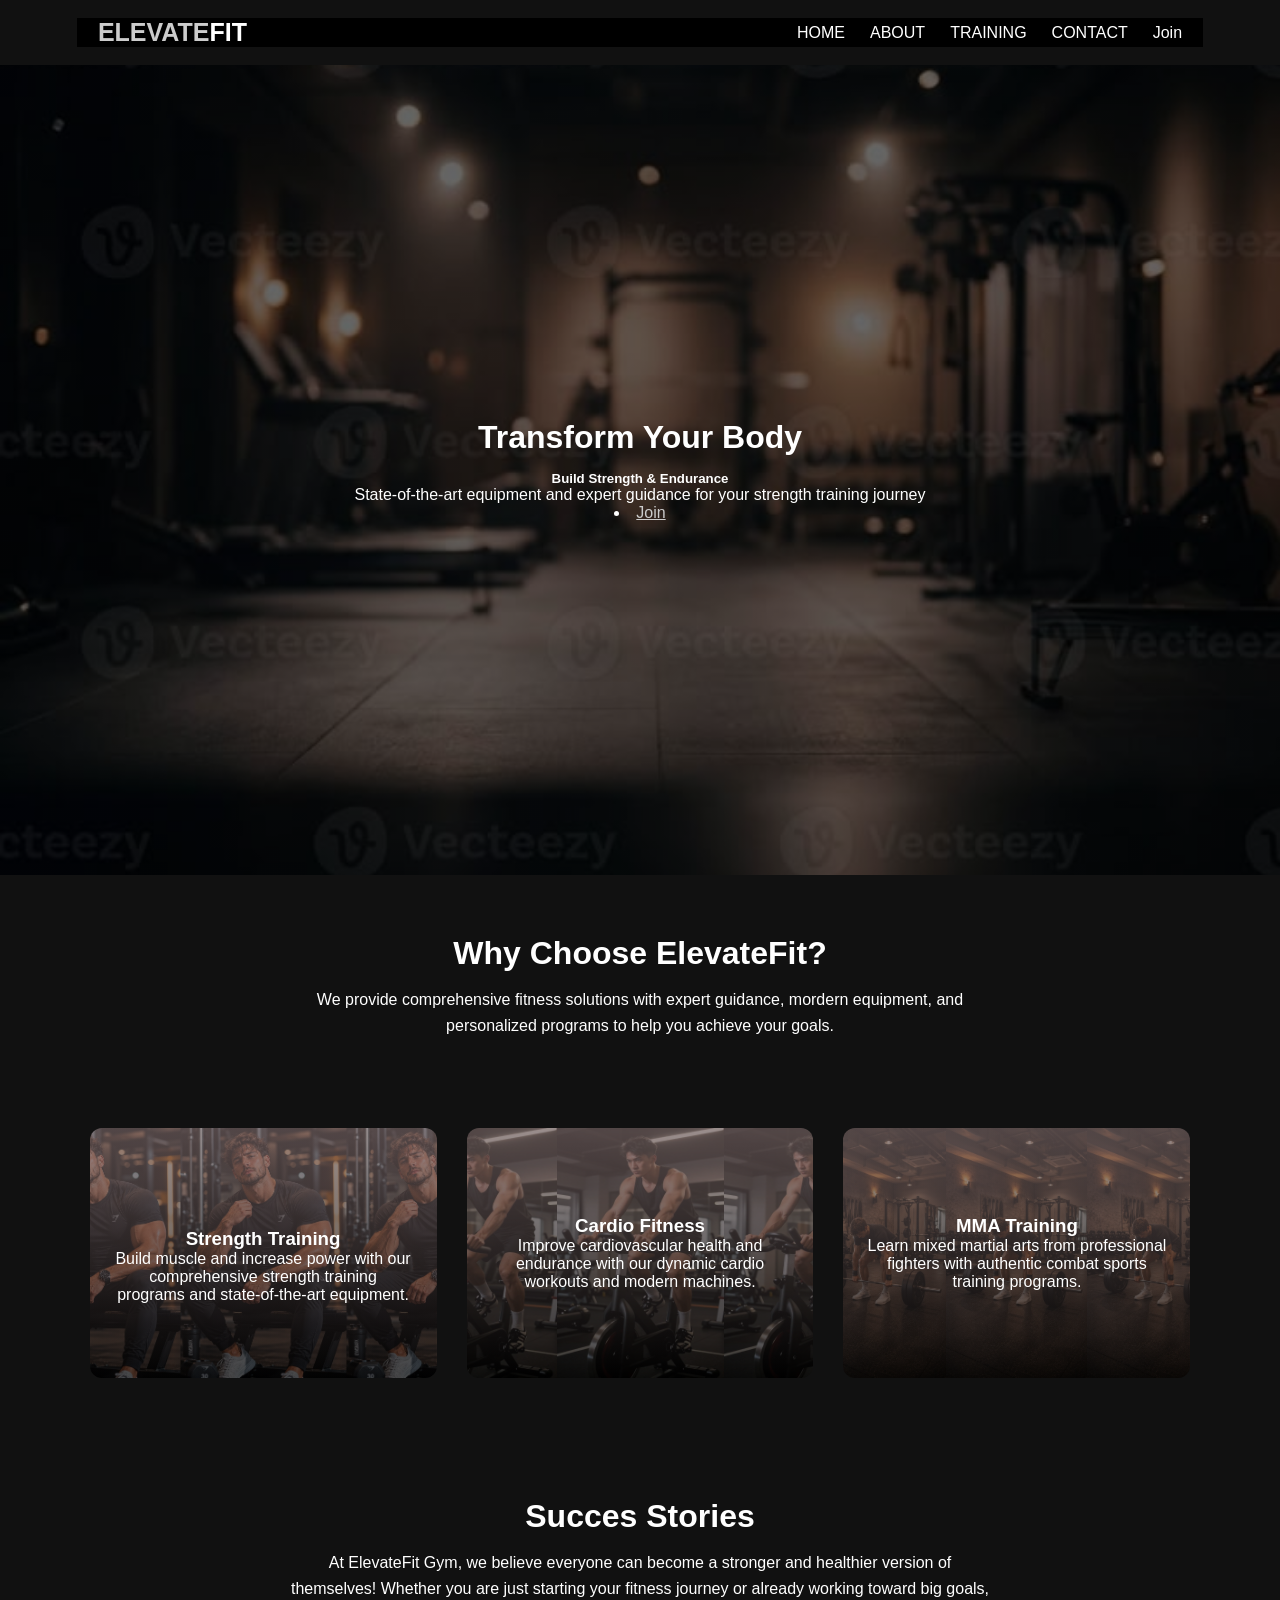
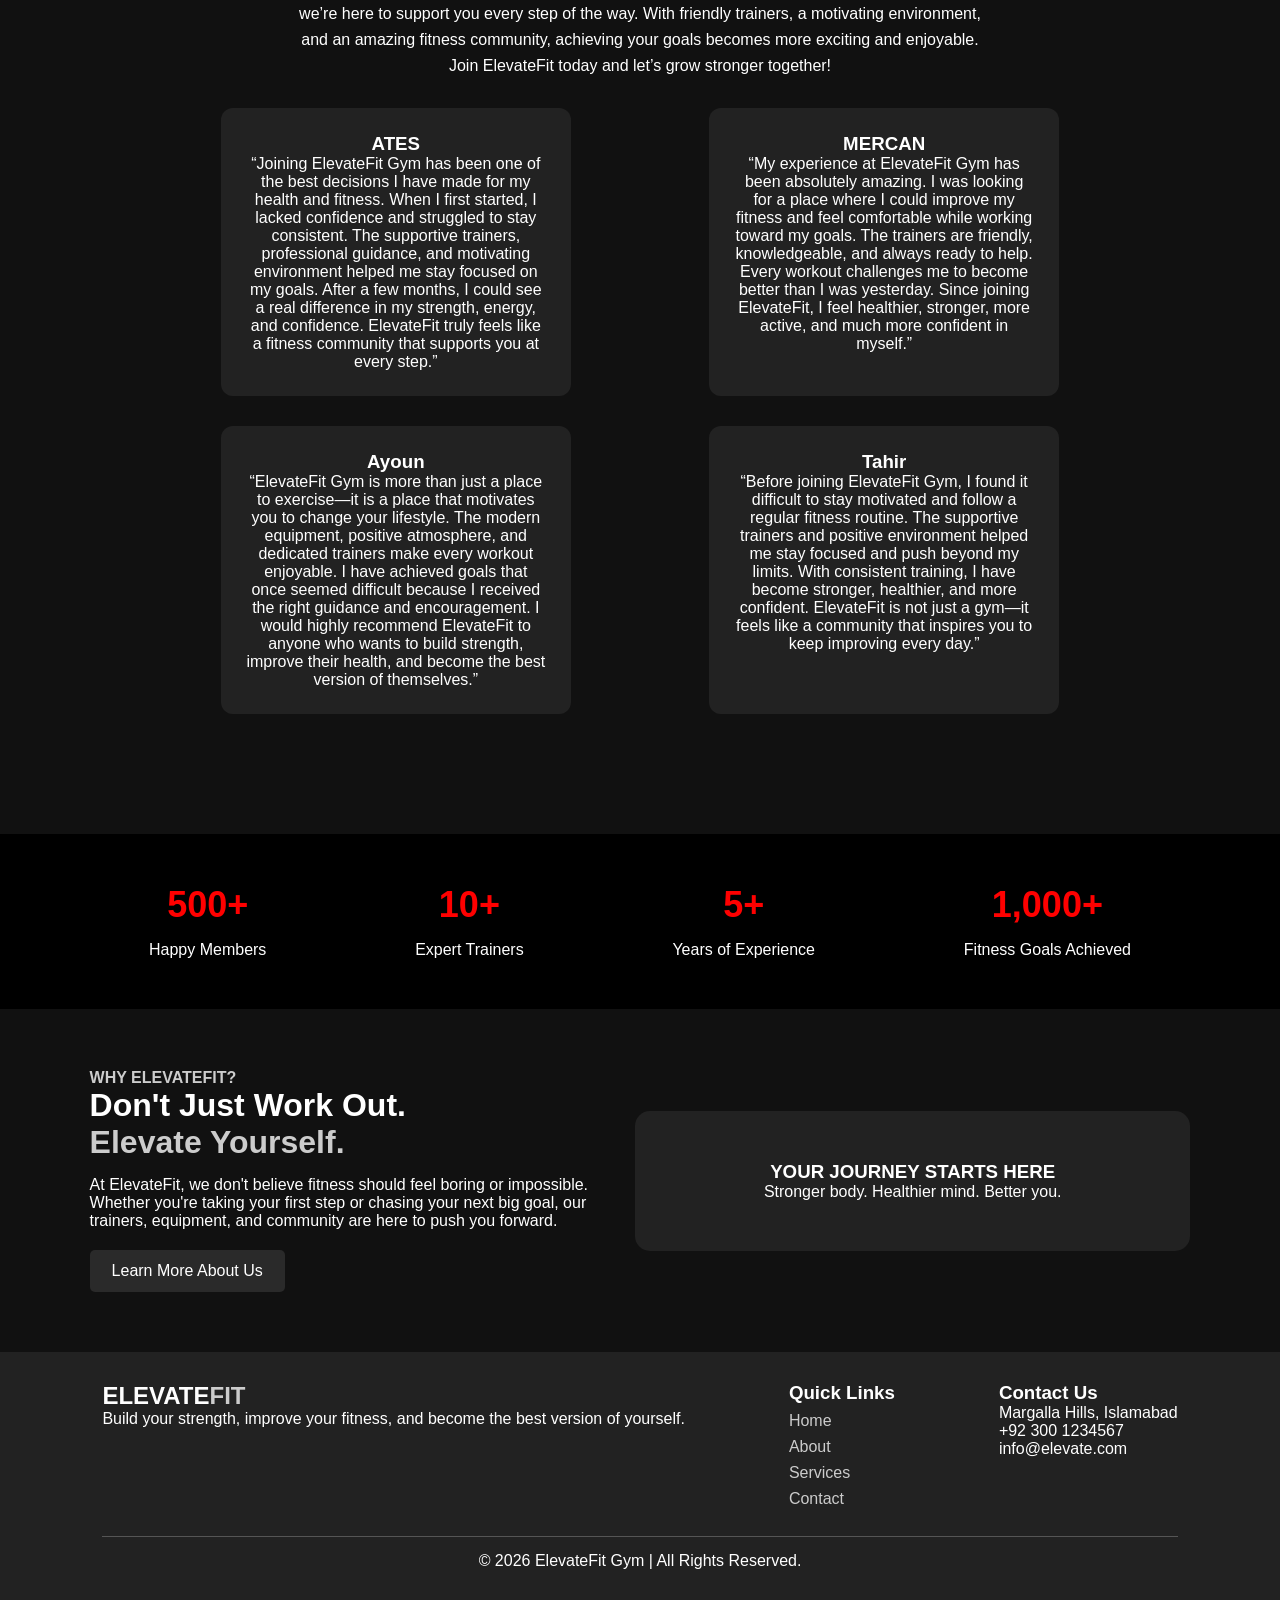
<file: index.html>
<!DOCTYPE html>
<html lang="en">
<head>
    <meta charset="UTF-8">
    <meta name="viewport" content="width=device-width, initial-scale=1.0">
    <title>ELEVATEFIT website</title>
    <link rel="stylesheet" href="Home.css"> 
</head>
<body>
    <header class="header">
        <nav class="nav-bar">
            <div class="logo">
                <a href="#" ><span>ELEVATE</span>FIT</a>
            </div>
            <div class="nav-links">
                <ul>
                    <li><a href="index.html">HOME</a></li>
                    <li><a href="About.html">ABOUT</a></li>
                    <li><a href="Traninig.html">TRAINING</a></li>
                    <li><a href="Contact.html">CONTACT</a></li>
                    <li><a href="#join" class="btn">Join</a></li>

                </div>
            </ul>
               </nav>
    </header> 
    <section class="hero">
        <div class="hero-content">
            <h2>Transform Your Body</h2>
            <h5>Build Strength & Endurance</h5>
            <p>State-of-the-art equipment and expert guidance for your strength training journey</p>
            <li><a href="#join" class="join-btn">Join</a></li>
        </div>
    </section>
    <section class="highlights-heading">
        <h2>Why Choose ElevateFit?</h2>
        <p>We provide comprehensive fitness solutions with expert guidance, mordern equipment, and personalized programs to help you achieve your goals.</p>
    </section>

    
    <div class="cards-wrapper">
        <div class="highlight-card card-strength">
            <h3> Strength Training</h3>
            <p>Build muscle and increase power with our comprehensive strength training programs and state-of-the-art equipment.</p>
        </div>

        <div class="highlight-card card-cardio">
            <h3>Cardio Fitness</h3>
            <p> Improve cardiovascular health and endurance with our dynamic cardio workouts and modern machines.</p>
        </div>

        <div class="highlight-card card-mma">
            <h3> MMA Training</h3>
            <p>Learn mixed martial arts from professional fighters with authentic combat sports training programs.</p>
        </div>
    </div>

    <section class="success-story"> <!-- fixed typo: succes story -->
        <h2>Succes Stories</h2>
        <p> At ElevateFit Gym, we believe everyone can become a stronger and healthier version of themselves!  Whether you are just starting your fitness journey or already working toward big goals, we’re here to support you every step of the way. With friendly trainers, a motivating environment, and an amazing fitness community, achieving your goals becomes more exciting and enjoyable. Join ElevateFit today and let’s grow stronger together! </p>
        
        <div class="cards-wrapper">
            <div class="highlight-card card-2">
                <h3>ATES</h3>
                <p>“Joining ElevateFit Gym has been one of the best decisions I have made for my health and fitness. When I first started, I lacked confidence and struggled to stay consistent. The supportive trainers, professional guidance, and motivating environment helped me stay focused on my goals. After a few months, I could see a real difference in my strength, energy, and confidence. ElevateFit truly feels like a fitness community that supports you at every step.”</p>
            </div> 
            <div class="highlight-card card-2">
                <h3>MERCAN</h3>
                <p>“My experience at ElevateFit Gym has been absolutely amazing. I was looking for a place where I could improve my fitness and feel comfortable while working toward my goals. The trainers are friendly, knowledgeable, and always ready to help. Every workout challenges me to become better than I was yesterday. Since joining ElevateFit, I feel healthier, stronger, more active, and much more confident in myself.”</p>
            </div>   
            <div class="highlight-card card-2">
                <h3>Ayoun</h3>
                <p>“ElevateFit Gym is more than just a place to exercise—it is a place that motivates you to change your lifestyle. The modern equipment, positive atmosphere, and dedicated trainers make every workout enjoyable. I have achieved goals that once seemed difficult because I received the right guidance and encouragement. I would highly recommend ElevateFit to anyone who wants to build strength, improve their health, and become the best version of themselves.”</p>
            </div>      
            <div class="highlight-card card-2">
                <h3>Tahir</h3>
                <p>“Before joining ElevateFit Gym, I found it difficult to stay motivated and follow a regular fitness routine. The supportive trainers and positive environment helped me stay focused and push beyond my limits. With consistent training, I have become stronger, healthier, and more confident. ElevateFit is not just a gym—it feels like a community that inspires you to keep improving every day.”</p> <!-- fixed </P> -->
            </div>
        </div>
    </section>

    <section class="testimonial-strip">
        <div class="strip-item">
            <h2>500+</h2>
            <p>Happy Members</p>
        </div>
        <div class="strip-item">
            <h2>10+</h2>
            <p>Expert Trainers</p>
        </div>
        <div class="strip-item">
            <h2>5+</h2>
            <p>Years of Experience</p>
        </div>
        <div class="strip-item">
            <h2>1,000+</h2>
            <p>Fitness Goals Achieved</p>
        </div>
    </section>

    <section class="about-teaser">
        <div class="teaser-text">
            <p class="small-title">WHY ELEVATEFIT?</p>
            <h2>Don't Just Work Out.<br><span>Elevate Yourself.</span></h2>
            <p class="description">
                At ElevateFit, we don't believe fitness should feel boring or
                impossible. Whether you're taking your first step or chasing your
                next big goal, our trainers, equipment, and community are here to
                push you forward.
            </p>
            <a href="About.html" class="about-btn">Learn More About Us</a> <!-- fixed li inside a -->
        </div>

        <div class="teaser-box">
            <div class="circle"></div>
            <h3>YOUR JOURNEY STARTS HERE</h3>
            <p>Stronger body. Healthier mind. Better you.</p>
        </div>
    </section>
    <footer class="footer">

    <div class="footer-container">

        <div>
            <h2>ELEVATE<span>FIT</span></h2>
            <p>
                Build your strength, improve your fitness,
                and become the best version of yourself.
            </p>
        </div>

        <div>
            <h3>Quick Links</h3>
            <a href="index.html">Home</a>
            <a href="about.html">About</a>
            <a href="services.html">Services</a>
            <a href="contact.html">Contact</a>
        </div>

        <div>
            <h3>Contact Us</h3>
            <p> Margalla Hills, Islamabad</p>
            <p> +92 300 1234567</p>
            <p>info@elevate.com</p>
        </div>

    </div>

    <div class="footer-bottom">
        <p>© 2026 ElevateFit Gym | All Rights Reserved.</p>
    </div>

</footer>
</body>
</html>
</file>
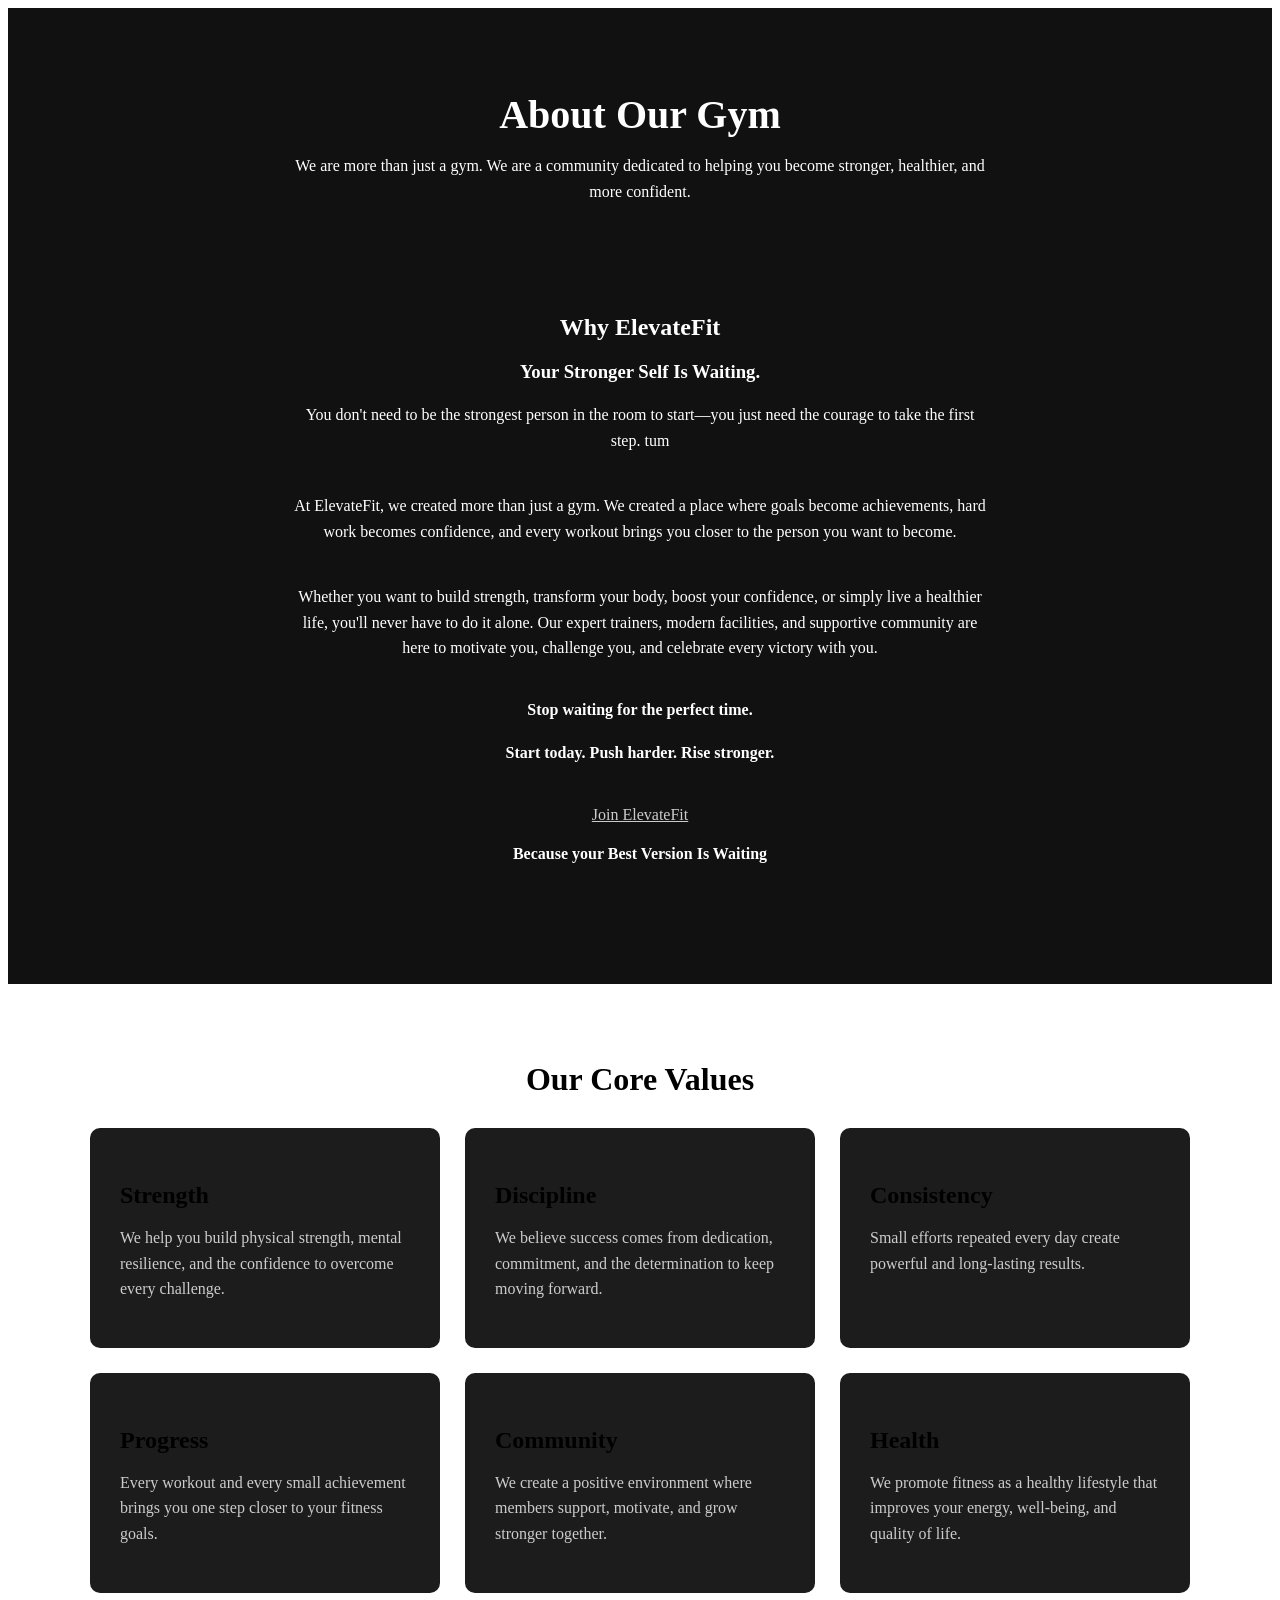
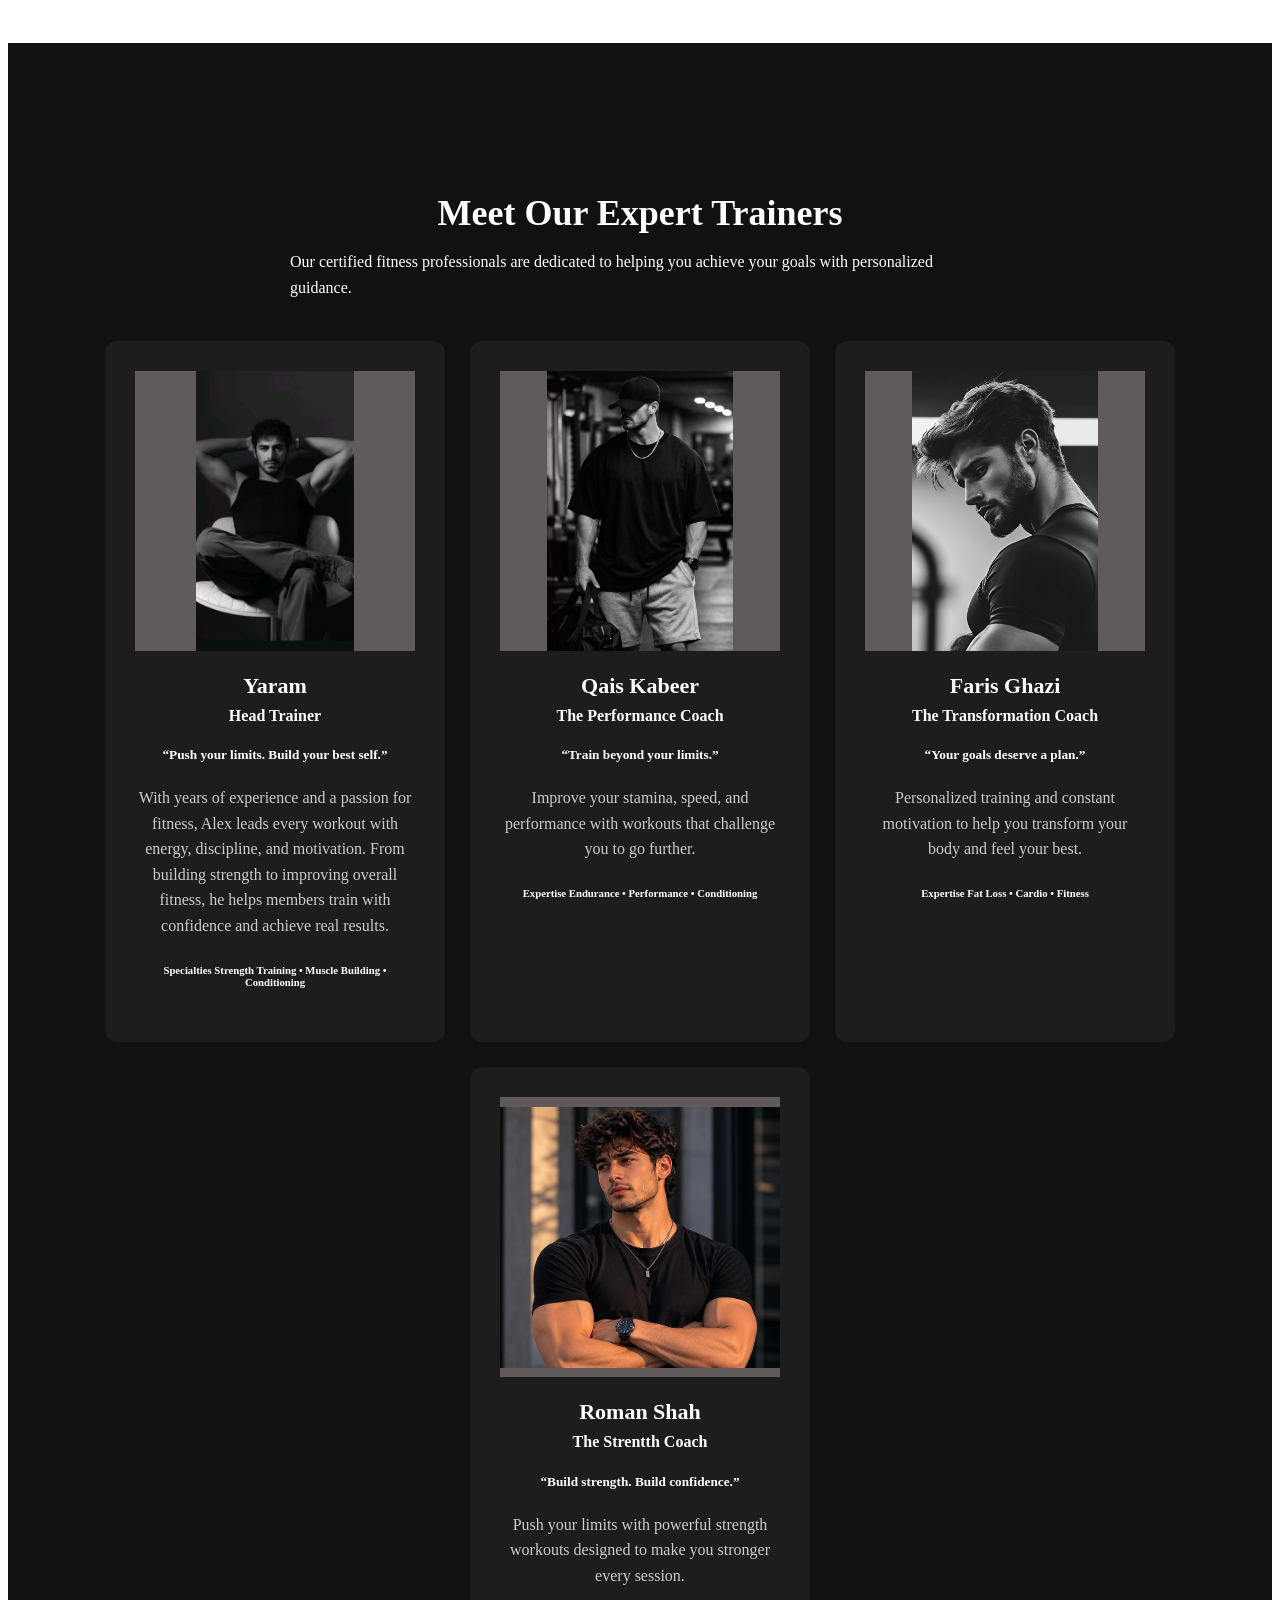
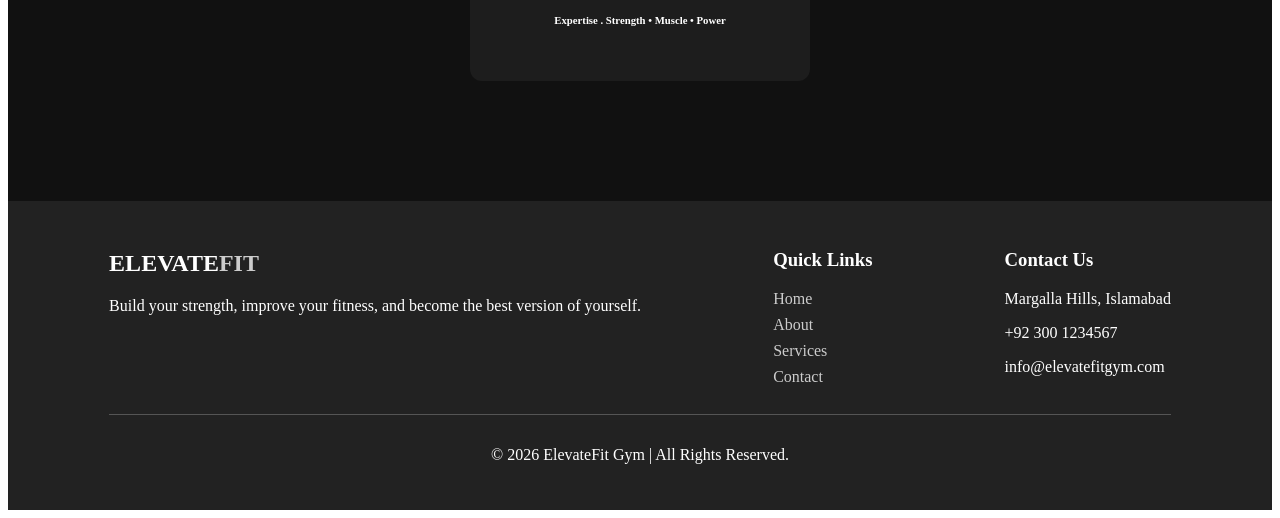
<file: About.html>
<!DOCTYPE html>
<html lang="en">
<head>
    <meta charset="UTF-8">
    <meta name="viewport" content="width=device-width, initial-scale=1.0">
    <title>About Us</title>
    <link rel="stylesheet" href="About.css">
</head>
<body>
<section class="about-section">
    <div class="container">

        <h1>About Our Gym</h1>

        <p>We are more than just a gym. We are a community dedicated
            to helping you become stronger, healthier, and more confident.
        </p>

  <div class="container">
    <h2>Why ElevateFit</h2>
    <h3>Your Stronger Self Is Waiting.</h3>
    
    <p>You don't need to be the strongest person in the room to start—you just need the courage to take the first step. tum </p>

    <p>At <span class="brand">ElevateFit</span>, we created more than just a gym. We created a place where goals become achievements, hard work becomes confidence, and every workout brings you closer to the person you want to become.</p>

    <p>Whether you want to build strength, transform your body, boost your confidence, or simply live a healthier life, 
        <span class="highlight">you'll never have to do it alone</span>. Our expert trainers, modern facilities, and supportive community are here to motivate you, challenge you, and celebrate every victory with you.</p>

    <h4>Stop waiting for the perfect time.</h4>

    <p class="cta"><b>Start today. Push harder. Rise stronger.</b></p>

    <a href="#join" class="btn">Join ElevateFit </a>
    <h4>Because your Best Version Is Waiting</h4>
  </div>
</section>
<section class="values">
    <div class="container">

        <div class="section-heading">
        <h2 class="values-title">Our Core Values</h2>

        <div class="values-container">

            <div class="value-card">
                <h3> Strength</h3>
                <p>
                    We help you build physical strength, mental resilience,
                    and the confidence to overcome every challenge.
                </p>
            </div>

            <div class="value-card">
                <h3> Discipline</h3>
                <p>
                    We believe success comes from dedication, commitment,
                    and the determination to keep moving forward.
                </p>
            </div>

            <div class="value-card">
                <h3> Consistency</h3>
                <p>
                    Small efforts repeated every day create powerful and
                    long-lasting results.
                </p>
            </div>

            <div class="value-card">
                <h3> Progress</h3>
                <p>
                    Every workout and every small achievement brings you
                    one step closer to your fitness goals.
                </p>
            </div>

            <div class="value-card">
                <h3> Community</h3>
                <p>
                    We create a positive environment where members support,
                    motivate, and grow stronger together.
                </p>
            </div>

            <div class="value-card">
                <h3> Health</h3>
                <p>
                    We promote fitness as a healthy lifestyle that improves
                    your energy, well-being, and quality of life.
                </p>
            </div>

        </div>

    </div>
</section>
<section class="team-section">
    <div class="container">
        <h2 class="team-title"> Meet Our Expert Trainers </h2>
        <p>Our certified fitness professionals are dedicated to helping you achieve your goals with personalized guidance.</p>
        
        <div class="team-container">

            <div class="team-card">
                <img src="../assets/traner1 (2).jpg" alt="yaram-Head Trainer">
                <div class="team-info">
                    <h3>Yaram</h3>
                    <span>Head Trainer</span>
                    <h5>“Push your limits. Build your best self.”</h5>
                    <p>
                    With years of experience and a passion for fitness, Alex leads every workout with energy, discipline, and motivation. From building strength to improving overall fitness, he helps members train with confidence and achieve real results.
                    </p>
                    <h6>Specialties
                         Strength Training • Muscle Building • Conditioning</h6>
                </div>
            </div>

            <div class="team-card">
                <img src="../assets/user.jpg" alt="Qais Kabeer">
                <div class="team-info">
                    <h3>Qais Kabeer</h3>
                    <span> The Performance Coach</span>
                    <h5>“Train beyond your limits.”</h5>
                    <p>Improve your stamina, speed, and performance with workouts that challenge you to go further.
                    </p>
                    <h6>Expertise
                         Endurance • Performance • Conditioning</h6>
                </div>
            </div>

            <div class="team-card">
                <img src="../assets/traner1 (3).jpg" alt="Faris Ghazi">
                <div class="team-info">
                    <h3>Faris Ghazi</h3>
                    <span>The Transformation Coach</span>
                    <h5>“Your goals deserve a plan.”</h5>
                    <p>
                       Personalized training and constant motivation to help you transform your body and feel your best. 
                    </p>
                    <h6>Expertise
                         Fat Loss • Cardio • Fitness
                    </h6>
                </div>
            </div>

            <div class="team-card">
                <img src="../assets/traner1 (4).jpg" alt="Roman Shah">
                <div class="team-info">
                    <h3>Roman Shah</h3>
                    <span>The Strentth Coach</span>
                    <h5>“Build strength. Build confidence.”</h5>
                    <p>Push your limits with powerful strength workouts designed to make you stronger every session.
                    </p>
                    <h6>Expertise
                        . Strength • Muscle • Power
                    </h6>
                </div>
            </div>

        </div>
    </div>
</section>
    </div>
</section>
<footer class="footer">

    <div class="footer-container">

        <div>
            <h2>ELEVATE<span>FIT</span></h2>
            <p>
                Build your strength, improve your fitness,
                and become the best version of yourself.
            </p>
        </div>

        <div>
            <h3>Quick Links</h3>
            <a href="index.html">Home</a>
            <a href="about.html">About</a>
            <a href="services.html">Services</a>
            <a href="contact.html">Contact</a>
        </div>

        <div>
            <h3>Contact Us</h3>
            <p> Margalla Hills, Islamabad</p>
            <p> +92 300 1234567</p>
            <p> info@elevatefitgym.com</p>
        </div>

    </div>

    <div class="footer-bottom">
        <p>© 2026 ElevateFit Gym | All Rights Reserved.</p>
    </div>

</footer>
</body>
</html>
</file>
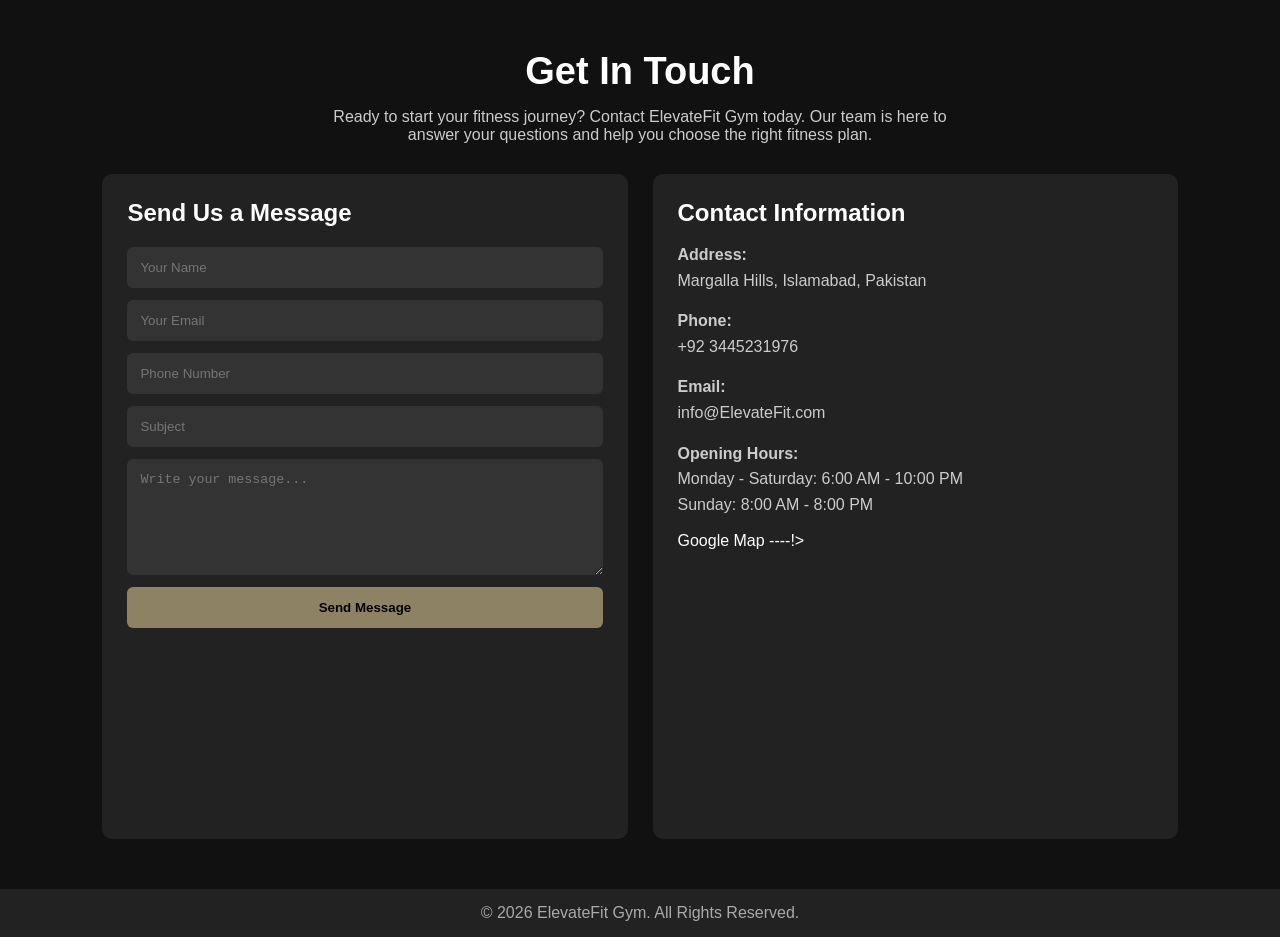
<file: Contact.html>
<!DOCTYPE html>
<html lang="en">
<head>
    <meta charset="UTF-8">
    <meta name="viewport" content="width=device-width, initial-scale=1.0">
    <title>ElevateFit Gym - Contact</title>

    <link rel="stylesheet" href="Contact.css">
</head>

<body>
    <section class="contact">

        <h1>Get In Touch</h1>

        <p class="intro">
            Ready to start your fitness journey? Contact ElevateFit Gym today.
            Our team is here to answer your questions and help you choose
            the right fitness plan.
        </p>


        <div class="contact-container">

            <!-- Contact Form -->
            <div class="contact-form">

                <h2>Send Us a Message</h2>

                <form>

                    <input type="text"
                           name="name"
                           placeholder="Your Name"
                           required>

                    <input type="email"
                           name="email"
                           placeholder="Your Email"
                           required>

                    <input type="tel"
                           name="phone"
                           placeholder="Phone Number"
                           required>

                    <input type="text"
                           name="subject"
                           placeholder="Subject"
                           required>

                    <textarea name="message"
                              rows="6"
                              placeholder="Write your message..."
                              required></textarea>

                    <button type="submit">Send Message</button>

                </form>

            </div>


            <!-- Contact Information -->
            <div class="contact-info">

                <h2>Contact Information</h2>

                <p><strong>Address:</strong><br>
                Margalla Hills, Islamabad, Pakistan
                </p>

                <p> <strong>Phone:</strong><br>
                    +92 3445231976
                </p>

                <p><strong>Email:</strong><br>
                    info@ElevateFit.com
                </p>

                <p> <strong>Opening Hours:</strong><br>
                    Monday - Saturday: 6:00 AM - 10:00 PM<br>
                    Sunday: 8:00 AM - 8:00 PM
                </p>

                <!----> Google Map ----!>
                <iframe
                    src="https://www.google.com/maps?q=Margalla+Hills,Islamabad,Pakistan&output=embed"
                    width="100%"
                    height="250"
                    style="border:0;"
                    allowfullscreen=""
                    loading="lazy">
                </iframe>
                

            </div>

        </div>

    </section>


    <!-- Footer -->
    <footer>
        <p>© 2026 ElevateFit Gym. All Rights Reserved.</p>
    </footer>

</body>
</html>
</file>
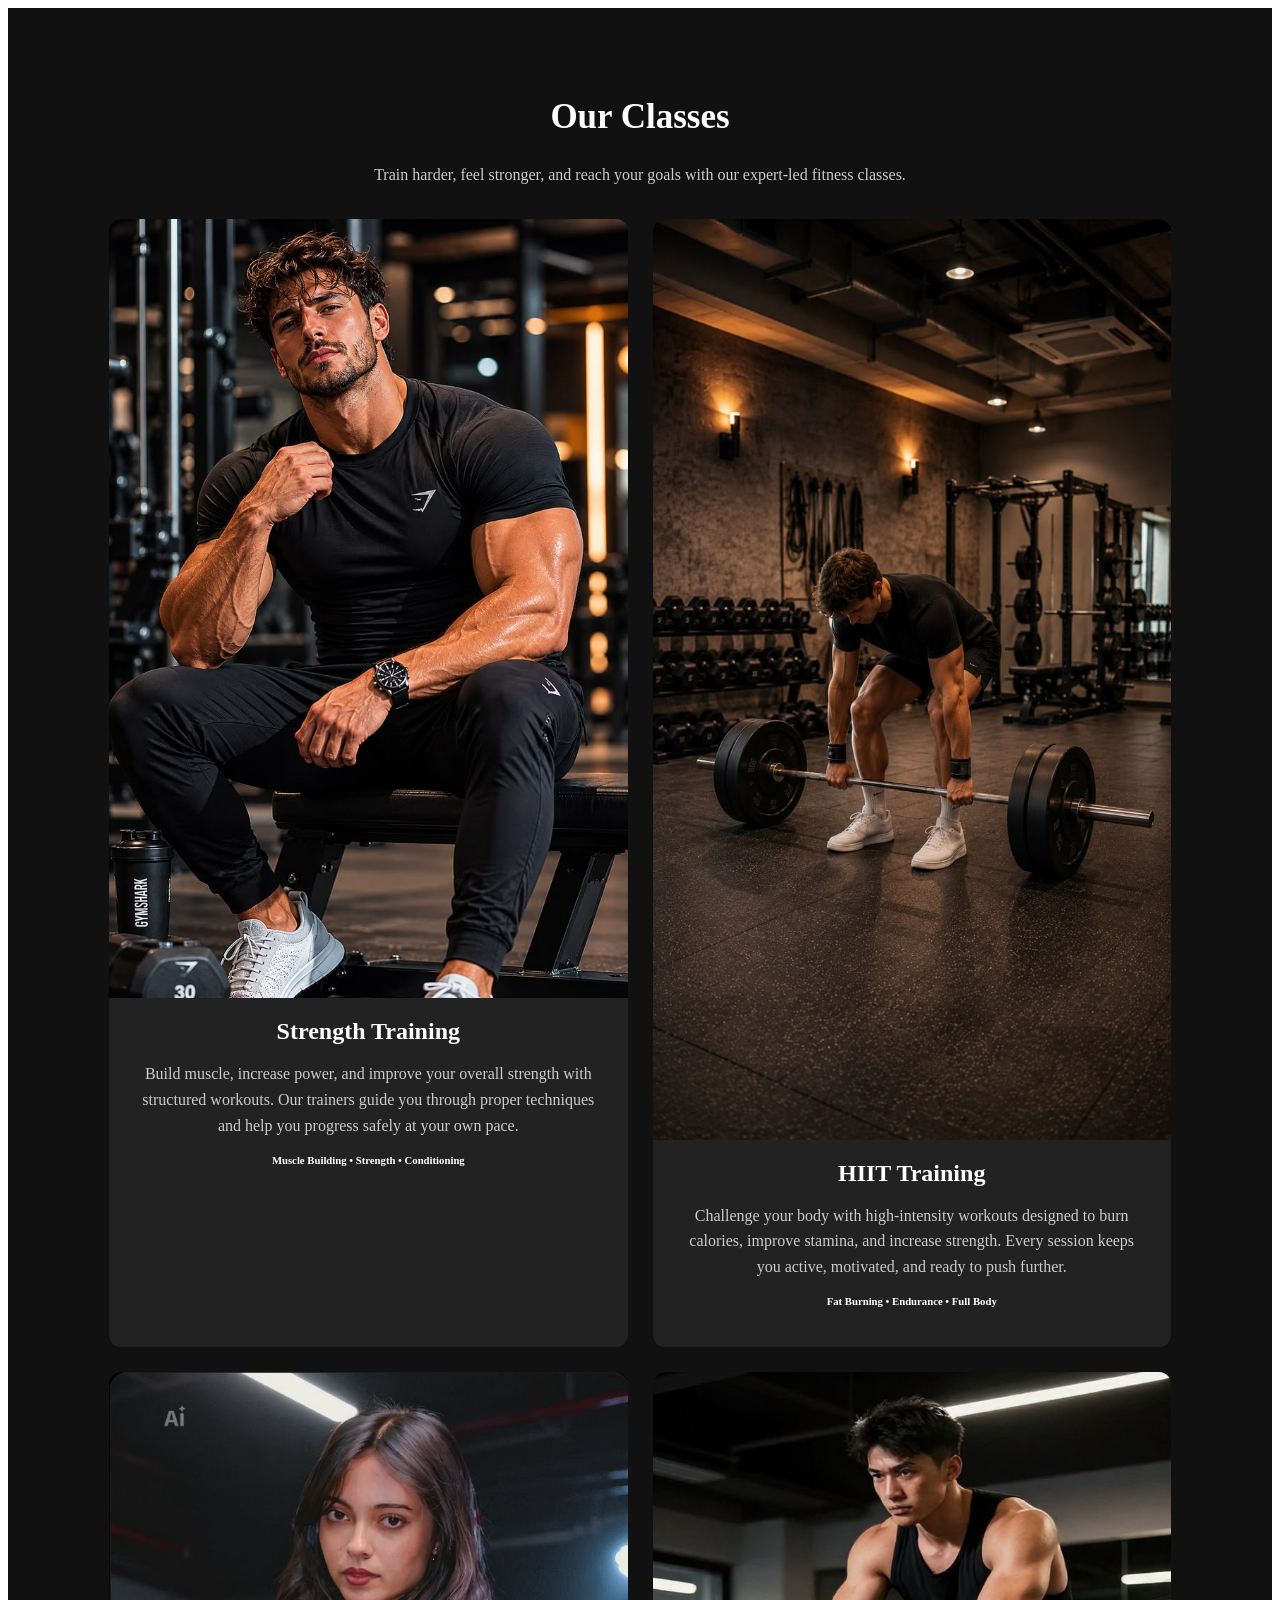
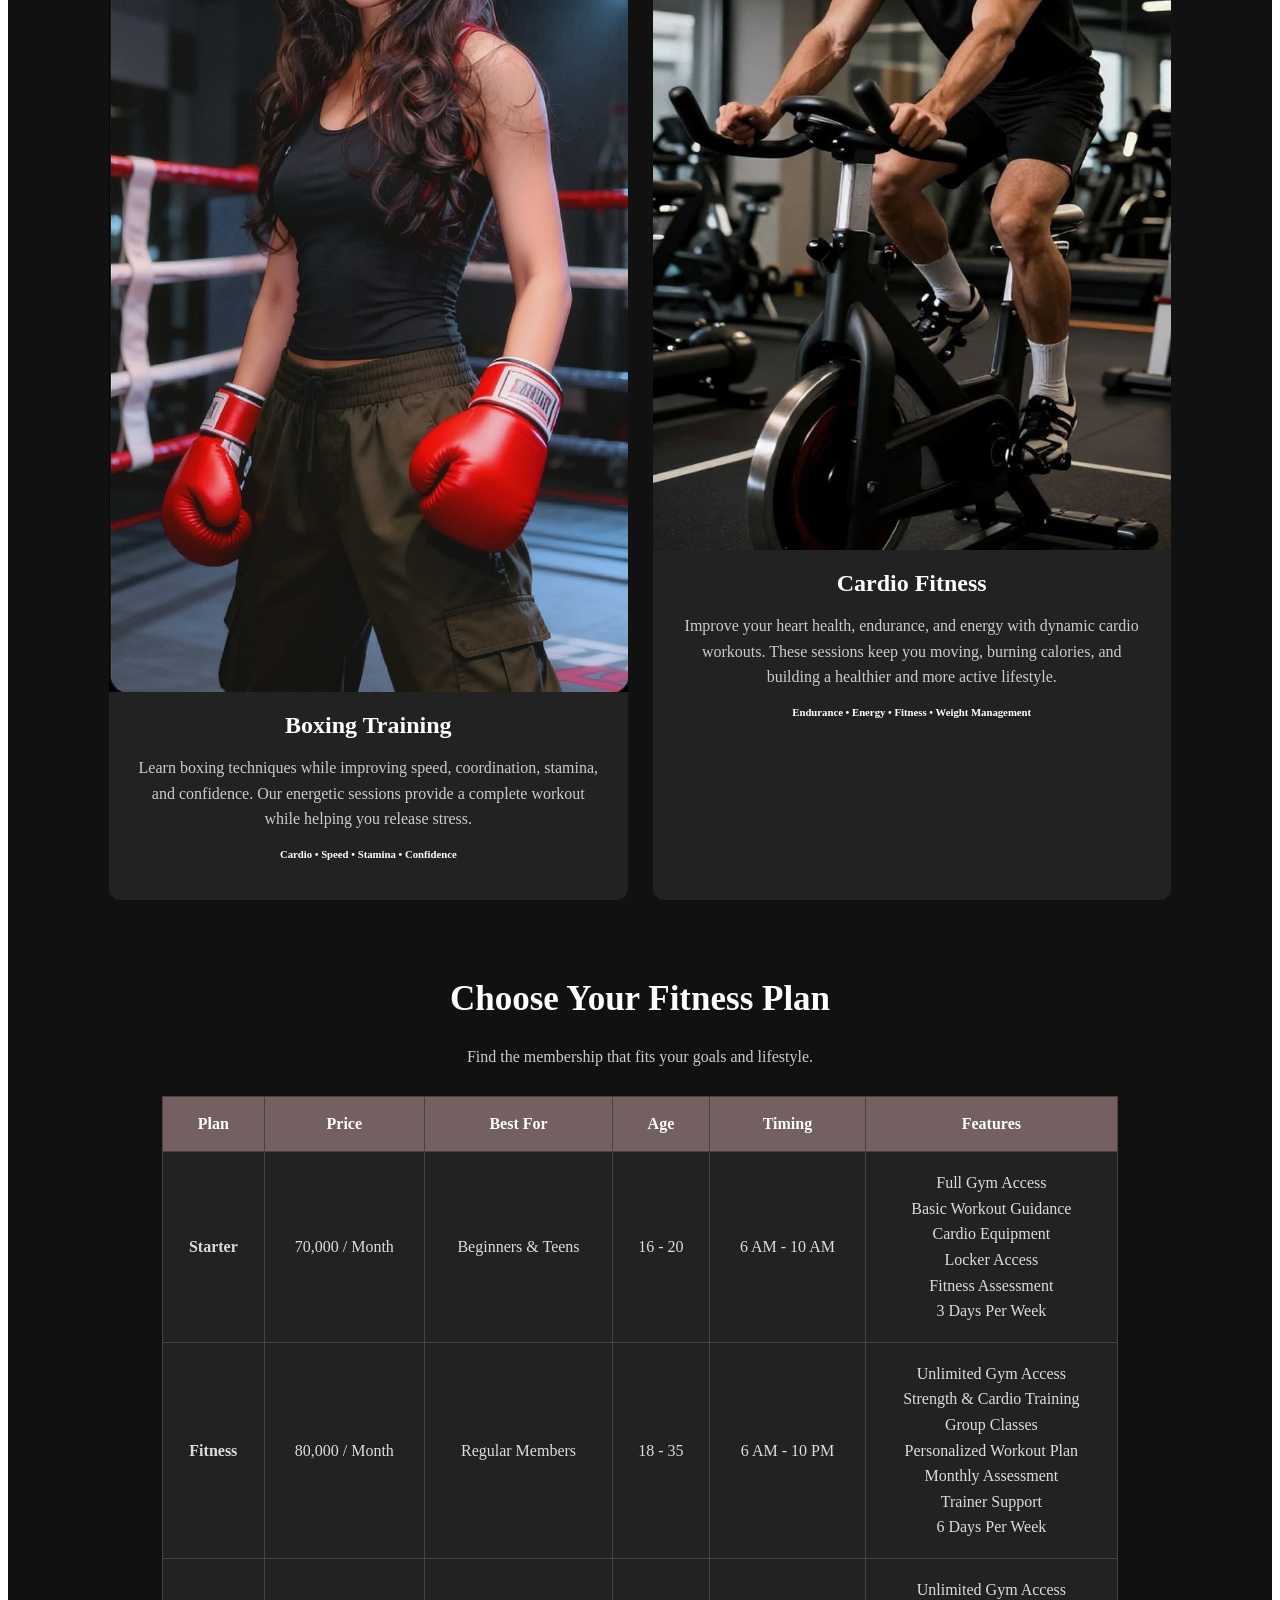
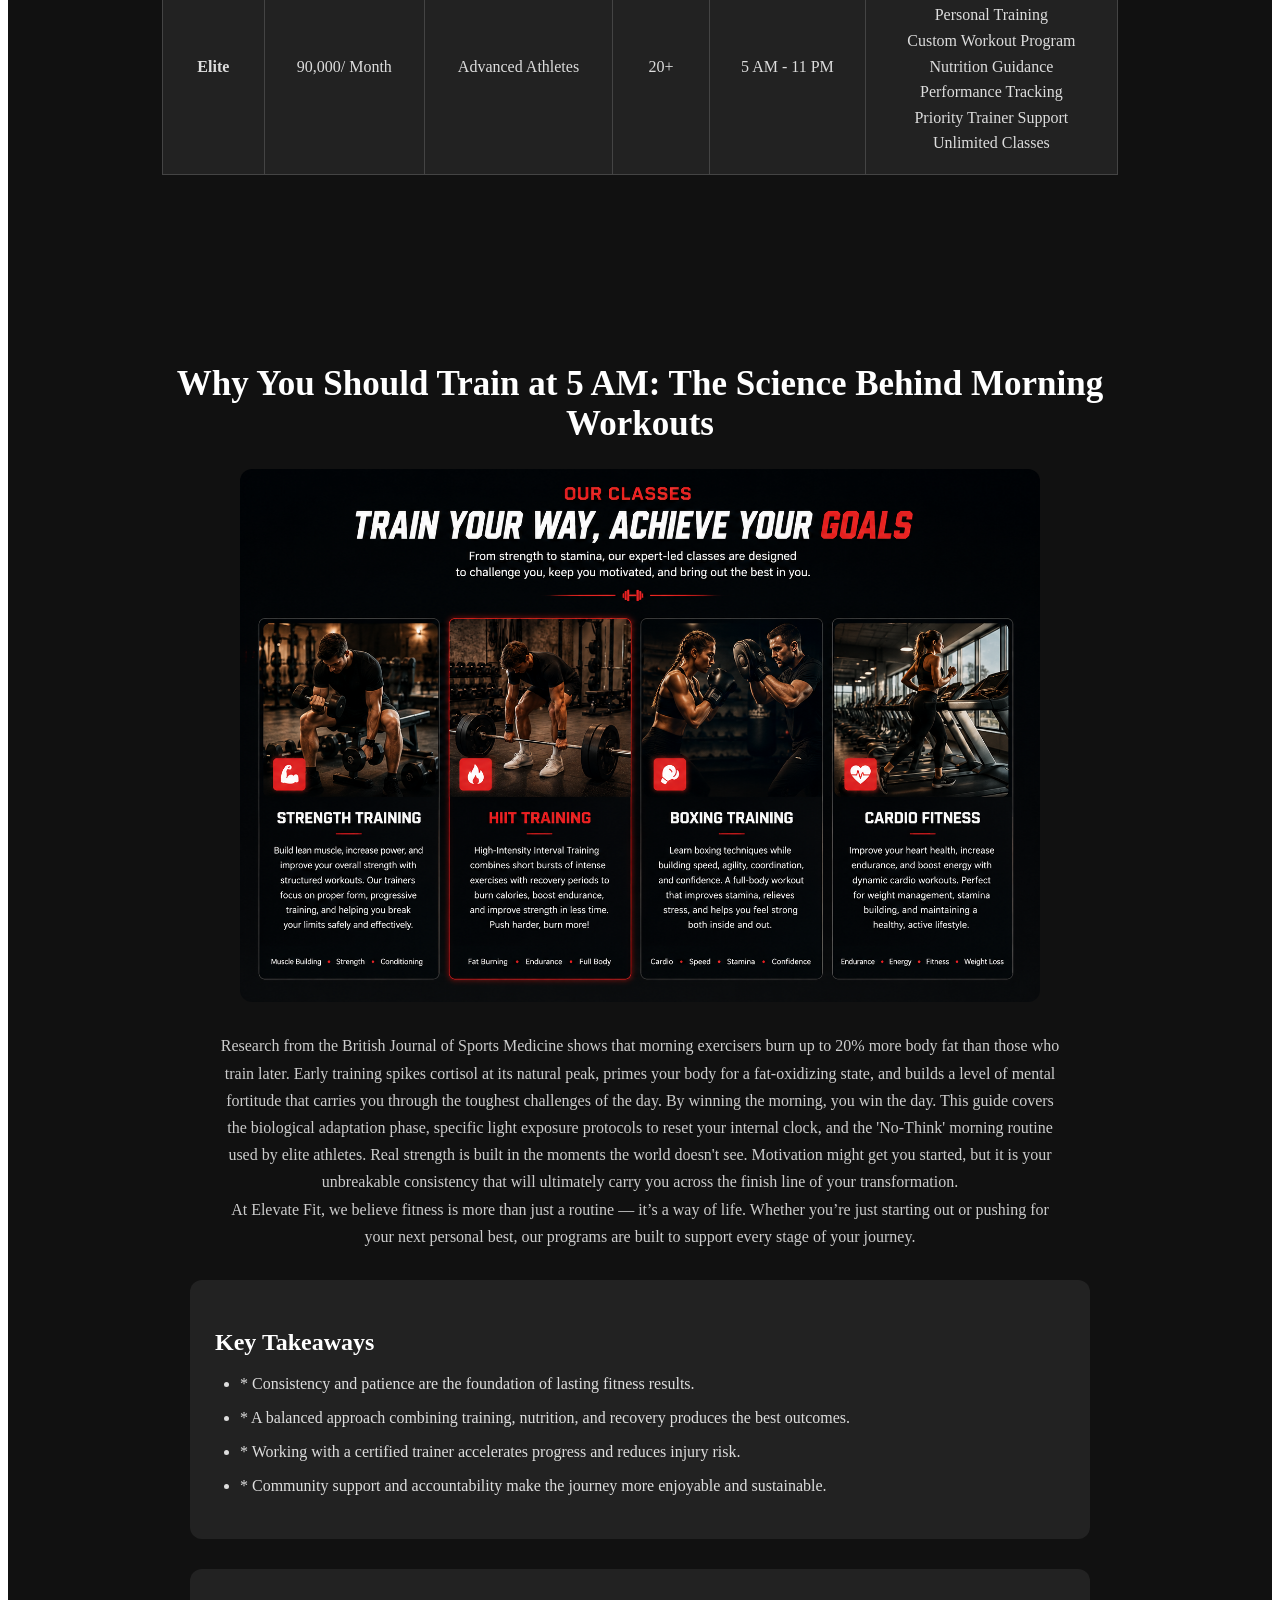
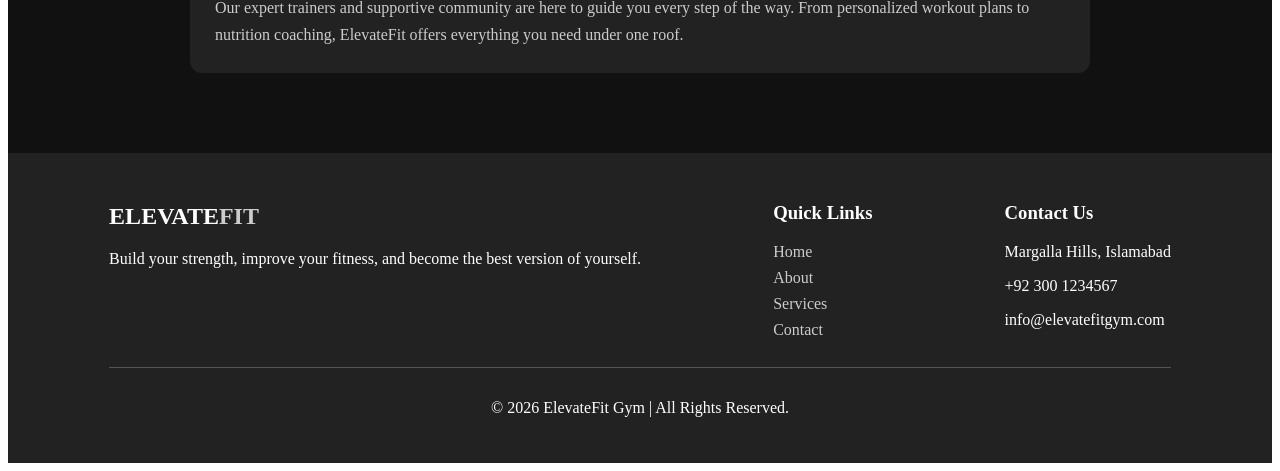
<file: Traninig.html>
<!DOCTYPE html>
<html lang="en">
<head>
    <meta charset="UTF-8">
    <meta name="viewport" content="width=device-width, initial-scale=1.0">
    <title>our classes</title>
    <link rel="stylesheet" href="Traninig.css">
</head>
<body>
    <section class="classes">
    <div class="container">

        <h2>Our Classes</h2>
        <p class="intro">Train harder, feel stronger, and reach your goals with our expert-led fitness classes.</p>

        <div class="class-grid">

            <div class="class-card">
                <img src="../assets/strength.jpg" alt="Strength Training">
                <h3> Strength Training</h3>
                <p>
                    Build muscle, increase power, and improve your overall strength
                    with structured workouts. Our trainers guide you through proper
                    techniques and help you progress safely at your own pace.
                </p>
                <h6>Muscle Building • Strength • Conditioning</h6>
            </div>

            <div class="class-card">
                <img src="../assets/hiit.jpg" alt="HIIT Training">
                <h3> HIIT Training</h3>
                <p>
                    Challenge your body with high-intensity workouts designed to
                    burn calories, improve stamina, and increase strength. Every
                    session keeps you active, motivated, and ready to push further.
                </p>
                <h6>Fat Burning • Endurance • Full Body</h6>
            </div>

            <div class="class-card">
                <img src="../assets/boxing.jpg" alt="Boxing Training">
                <h3> Boxing Training</h3>
                <p>
                    Learn boxing techniques while improving speed, coordination,
                    stamina, and confidence. Our energetic sessions provide a
                    complete workout while helping you release stress.
                </p>
                <h6>Cardio • Speed • Stamina • Confidence</h6>
            </div>

            <div class="class-card">
                <img src="../assets/cardio.jpg" alt="Cardio Fitness">
                <h3> Cardio Fitness</h3>
                <p>
                    Improve your heart health, endurance, and energy with dynamic
                    cardio workouts. These sessions keep you moving, burning
                    calories, and building a healthier and more active lifestyle.
                </p>
                <h6>Endurance • Energy • Fitness • Weight Management</h6>
            </div>

        </div>
        <section class="pricing">
    <h2>Choose Your Fitness Plan</h2>
    <p>Find the membership that fits your goals and lifestyle.</p>

    <table>
        <tr>
            <th>Plan</th>
            <th>Price</th>
            <th>Best For</th>
            <th>Age</th>
            <th>Timing</th>
            <th>Features</th>
        </tr>

        <tr>
            <td><strong>Starter</strong></td>
            <td>70,000 / Month</td>
            <td>Beginners & Teens</td>
            <td>16 - 20</td>
            <td>6 AM - 10 AM</td>
            <td>
                Full Gym Access<br>
                Basic Workout Guidance<br>
                Cardio Equipment<br>
                Locker Access<br>
                Fitness Assessment<br>
                3 Days Per Week
            </td>
        </tr>

        <tr>
            <td><strong>Fitness</strong></td>
            <td>80,000 / Month</td>
            <td>Regular Members</td>
            <td>18 - 35</td>
            <td>6 AM - 10 PM</td>
            <td>
                Unlimited Gym Access<br>
                Strength & Cardio Training<br>
                Group Classes<br>
                Personalized Workout Plan<br>
                Monthly Assessment<br>
                Trainer Support<br>
                6 Days Per Week
            </td>
        </tr>

        <tr>
            <td><strong>Elite</strong></td>
            <td>90,000/ Month</td>
            <td>Advanced Athletes</td>
            <td>20+</td>
            <td>5 AM - 11 PM</td>
            <td>
                Unlimited Gym Access<br>
                Personal Training<br>
                Custom Workout Program<br>
                Nutrition Guidance<br>
                Performance Tracking<br>
                Priority Trainer Support<br>
                Unlimited Classes
            </td>
        </tr>
    </table>
</section>
    </div>
</section>
<section class="morning-workout">

    <h2>Why You Should Train at 5 AM: The Science Behind Morning Workouts</h2>

    <!-- Poster -->
    <img src="../assets/poster.png" alt="Morning Workout"
         class="morning-poster">

    <!-- Paragraph -->
    <p class="morning-text">
Research from the British Journal of Sports Medicine shows that morning exercisers burn up to 20% more body fat than those who train later. Early training spikes cortisol at its natural peak, primes your body for a fat-oxidizing state, and builds a level of mental fortitude that carries you through the toughest challenges of the day. By winning the morning, you win the day. This guide covers the biological adaptation phase, specific light exposure protocols to reset your internal clock, and the 'No-Think' morning routine used by elite athletes. Real strength is built in the moments the world doesn't see. Motivation might get you started, but it is your unbreakable consistency that will ultimately carry you across the finish line of your transformation.
 <br>At Elevate Fit, we believe fitness is more than just a routine — it’s a way of life. Whether you’re just starting out or pushing for your next personal best, our programs are built to support every stage of your journey.



    <!-- Key Facts -->
    <div class="key-facts">
        <h3>Key Takeaways</h3>

        <ul>
            <li>* Consistency and patience are the foundation of lasting fitness results.</li>
            <li>* A balanced approach combining training, nutrition, and recovery produces the best outcomes. </li>
            <li>* Working with a certified trainer accelerates progress and reduces injury risk.</li>
            <li>* Community support and accountability make the journey more enjoyable and sustainable.</li>
    </div>

    <!-- Conclusion -->
    <div class="conclusion">

        <p>Our expert trainers and supportive community are here to guide you every step of the way. From personalized workout plans to nutrition coaching, ElevateFit offers everything you need under one roof.
            
        </p>

    </div>

</section>
<footer class="footer">

    <div class="footer-container">

        <div>
            <h2>ELEVATE<span>FIT</span></h2>
            <p>
                Build your strength, improve your fitness,
                and become the best version of yourself.
            </p>
        </div>

        <div>
            <h3>Quick Links</h3>
            <a href="index.html">Home</a>
            <a href="about.html">About</a>
            <a href="services.html">Services</a>
            <a href="contact.html">Contact</a>
        </div>

        <div>
            <h3>Contact Us</h3>
            <p> Margalla Hills, Islamabad</p>
            <p> +92 300 1234567</p>
            <p> info@elevatefitgym.com</p>
        </div>

    </div>

    <div class="footer-bottom">
        <p>© 2026 ElevateFit Gym | All Rights Reserved.</p>
    </div>

</footer>
</body>
</html>
</file>
<file: Home.css>
* { margin: 0; padding: 0; box-sizing: border-box; }

body {
    font-family: Arial, sans-serif;
    background: #111;
    color: white;
}

/* HEADER */

.header {
     display: flex;
     padding: 18px 6%;
     position: sticky; top: 0; z-index: 10; }
.hero{
    min-height: 90vh;
    background: linear-gradient(rgba(0, 0, 0, 0.6), rgba(0, 0, 0, 0.6)), url('../assets/bavkg.jpg') no-repeat center center/cover;  
    display: flex;
    flex-direction: column;
    justify-content: center;
    align-items: center;
    text-align: center;
    color: white;
}

.nav-bar { 
    width: 100vw ;
    background-color: #000;
    display: flex;
    justify-content: center;
    align-items: center;

}
.logo a { 
    margin-right: 550px;
    color: white;
     text-decoration: none;
     font-size: 25px; 
     font-weight: bold; }
.logo span { 
    color: #ccc; }
.nav-links ul  {
    background-color: #000; 
    display: flex; 
    gap: 25px;
    list-style: none; 
    align-items: center; }
.nav-links a { color: white;
     text-decoration: none; 
     transition: 0.3s; }
.nav-links a:hover { color:#ccc; }
.btn-join { background: #ccc; 
    padding: 10px 18px; 
    border-radius: 5px; 
    color: white; }
.join-btn{ color: #ccc;
          
          
          
}


/* SECTION PADDING */
section { padding: 60px 7%;
          text-align: center; }
section h2 { font-size: 32px;  
             margin-bottom: 15px; }
section > p { max-width: 700px; 
              margin: 0 auto 30px;
              line-height: 1.6; }

/* FLEXBOX FOR CARDS */
.cards-wrapper {
    display: flex;
    justify-content: center;
    gap: 30px;
    flex-wrap: wrap; /* responsive */
    padding: 0 7% 60px;
}
/* BASE CARD */
.highlight-card {
    background-color: #222; /* Use background-color instead of shorthand background */
    padding: 25px;
    border-radius: 12px;
    text-align: center;
    flex: 1 1 300px;
    max-width: 350px;
    transition: 0.3s;
    background-size: cover;
    background-position: center;
}

.card-strength {
    background-image: linear-gradient(rgba(116, 99, 99, 0.7), rgba(0,0,0,0.7)), url('../assets/strength.jpg');
    background-position: top center;
    background-size: contain;
    padding: 100px 24px 24px 24px;
    border: 1px;
    min-height: 250px;
}
.card-cardio{
       
    background-image: linear-gradient(rgba(116, 99, 99, 0.7), rgba(0,0,0,0.7)), url(../assets/cardio.jpg);
    background-size: contain;
    background-position: center;
    min-height: 220px;
    display: flex;
    flex-direction: column;
    justify-content: center;
    align-items: center;
    padding: 30px 20px;
    border-radius: 12px;
}
.card-mma{
    background-image: linear-gradient(rgba(116, 99, 99, 0.7), rgba(0,0,0,0.7)), url(../assets/hiit.jpg);
    background-size: contain;
    background-position: center;
    min-height: 220px;
    display: flex;
    flex-direction: column;
    justify-content: center;
    align-items: center;
    padding: 30px 20px;
    border-radius: 12px
}
.highlight-card:hover { 
    transform: translateY(-8px); 
    background: #ccc x;
    transition: 0.3s ease;
 }

/* TESTIMONIAL CARDS WITH IMAGE */
.card-2 {

    min-height: 280px;
    object-fit: cover;
    margin: 0 auto;
}

/* STATS STRIP - FLEX */
.testimonial-strip {
    display: flex;
    justify-content: space-around;
    gap: 30px;
    background: #000;
    padding: 50px 7%;
    text-align: center;
    flex-wrap: wrap;
}
.testimonial-strip h2 { color: #f00; font-size: 36px; }

/* ABOUT TEASER - FLEX */
.about-teaser { 
    display: flex; 
    justify-content: space-between; 
    align-items: center; 
    gap: 40px; 
    text-align: left; 
    padding: 60px 7%;
}
.about-teaser > div { flex: 1; }
.about-teaser span, .small-title { color:#ccc; 
                                   font-weight: bold; }
.about-btn { background:#2a2a2a; 
             padding: 12px 22px; 
             border-radius: 5px;
             color: white;
              text-decoration: none; 
              display: inline-block;
               margin-top: 20px; }
.teaser-box { background: #222;
     padding: 50px 25px; 
     border-radius: 15px;
      text-align: center; }

/* MOBILE */
@media screen and (max-width: 768px) {
    .nav-bar, .about-teaser { flex-direction: column; }
    .nav-links ul { flex-wrap: wrap;
                   justify-content: center; }
}
    .btn-join{
    display: inline-block;
    background-color: #2a2a2a;
    color: white;
    padding: 14px 32px;
    font-size: 18px;
    font-weight: bold;
    text-decoration: none;
    border-radius: 8px;
    margin-top: 30px;
    transition: 0.3s ease;
}
.btn-get-started{
    color: #ccc;
}
.btn:hover{
    background-color: #635b5b;
    transform: scale(1.05);
}
.footer {
    background: #222;
    color: white;
    padding: 30px 8%;
}

.footer-container {
    display: flex;
    justify-content: space-between;
    flex-wrap: wrap;
    gap: 25px;
}

.footer h2 span {
    color: #ccc;
}

.footer a {
    display: block;
    color: #ccc;
    text-decoration: none;
    margin: 8px 0;
}

.footer a:hover {
    color:#ccc;
}

.footer-bottom {
    text-align: center;
    border-top: 1px solid #555;
    margin-top: 20px;
    padding-top: 15px;
}
</file>
<file: About.css>
.container {
    width: 90%;
    max-width: 1100px;
    margin: auto;
    padding: 50px 0;
}

.about-section {
    background-color: #111;
    color: white;
    text-align: center;
}

.container h1 {
    font-size: 40px;
    margin-bottom: 15px;
}

.container > p {
    max-width: 700px;
    margin: 0 auto 40px;
    line-height: 1.6;
}

.mission {
    padding: 25px;
    margin-bottom: 40px;
    background-color: #222;
    border-radius: 10px;
}

.values {
    display: flex;
    flex-wrap: wrap;
    gap: 20px;
    justify-content: center;
}

.values h2 {
    width: 100%;
}

.value-box {
    width: 250px;
    padding: 25px;
    background-color: #c25959;
    border-radius: 10px;
}

.value-box h3 {
    font-size: 22px;
    margin-bottom: 10px;
}

.value-box p {
    line-height: 1.5;
}
.values-title {
    text-align: center;
    font-size: 32px;
    margin-bottom: 30px;
}

/* Flexbox container */
.values-container {
    display: flex;
    flex-wrap: wrap;
    justify-content: center;
    gap: 25px;
}
.join-link{
    color: #ccc;
}

/* Value cards */
.value-card {
    flex: 1 1 280px;
    max-width: 350px;
    background-color: #1c1c1c;
    padding: 30px;
    border-radius: 10px;
}

.value-card h3 {
    font-size: 24px;
    margin-bottom: 15px;
}

.value-card p {
    color: #ccc;
    line-height: 1.6;
}
.btn{
    color:#ccc;
}
.team-section {
    padding: 70px 0;
    background-color: #111;
    color: white;
}

.team-title {
    text-align: center;
    font-size: 36px;
    margin-bottom: 15px;
}

.team-intro {
    text-align: center;
    max-width: 700px;
    margin: 0 auto 40px;
    color: #ccc;
    line-height: 1.6;
}

.team-container {
    display: flex;
    flex-wrap: wrap;
    justify-content: center;
    gap: 25px;
}

.team-card {
    flex: 1 1 250px;
    max-width: 280px;
    padding: 30px;
    background-color: #1d1d1d;
    border-radius: 12px;
    text-align: center;
}

.team-info h3 {
    font-size: 22px;
    margin-bottom: 8px;
}

.team-info span {
    display: block;
    margin-bottom: 15px;
    font-weight: bold;
}

.team-info p {
    color: #ccc;
    line-height: 1.6;
}
.team-card img {
    width: 100%;
    height: 280px;
    object-fit: contain;
    object-position: center;
    display: block;
    background-color: #615a5a;
}
.footer {
    background: #222;
    color: white;
    padding: 30px 8%;
}

.footer-container {
    display: flex;
    justify-content: space-between;
    flex-wrap: wrap;
    gap: 25px;
}

.footer h2 span {
    color: #ccc;
}

.footer a {
    display: block;
    color: #ccc;
    text-decoration: none;
    margin: 8px 0;
}

.footer a:hover {
    color: #ccc;
}

.footer-bottom {
    text-align: center;
    border-top: 1px solid #555;
    margin-top: 20px;
    padding-top: 15px;
}
</file>
<file: Contact.css>
* {
    margin: 0;
    padding: 0;
    box-sizing: border-box;
}

body {
    font-family: Arial, sans-serif;
    background: #111;
    color: white;
}

/* Header */
header {
    display: flex;
    justify-content: space-between;
    align-items: center;
    padding: 20px 8%;
    background: #222;
}

.logo {
    font-size: 25px;
    font-weight: bold;
}

.logo span {
    color: #d4af37;
}

nav a {
    color: white;
    text-decoration: none;
    margin-left: 20px;
}

nav a:hover {
    color: #d4af37;
}

/* Contact */
.contact {
    padding: 50px 8%;
    text-align: center;
}

.contact h1 {
    font-size: 38px;
}

.intro {
    color: #ccc;
    margin: 15px auto 30px;
    max-width: 650px;
}

/* Flexbox */
.contact-container {
    display: flex;
    gap: 25px;
    flex-wrap: wrap;
    text-align: left;
}

.contact-form,
.contact-info {
    flex: 1 1 400px;
    padding: 25px;
    background: #222;
    border-radius: 10px;
}

form {
    display: flex;
    flex-direction: column;
    gap: 12px;
    margin-top: 20px;
}

input,
textarea {
    padding: 13px;
    background: #333;
    color: white;
    border: 0;
    border-radius: 6px;
}

button {
    padding: 13px;
    background: #8d8364;
    border: 0;
    border-radius: 6px;
    font-weight: bold;
    cursor: pointer;
    transition: .3s;
}

button:hover {
    background: white;
}

.contact-info p {
    color: #ccc;
    line-height: 1.6;
    margin: 15px 0;
}

iframe {
    border-radius: 8px;
    margin-top: 10px;
}

/* Footer */
footer {
    text-align: center;
    padding: 15px;
    background: #222;
    color: #aaa;
}
</file>
<file: Traninig.css>
.classes {
    padding: 60px 8%;
    text-align: center;
    background: #111;
    color: white;
}

.classes h2 {
    font-size: 35px;
}

.intro {
    color: #ccc;
    margin-bottom: 35px;
}

.class-grid {
    display: grid;
    grid-template-columns: repeat(2, 1fr);
    gap: 25px;
}

.class-card {
    background: #222;
    padding-bottom: 25px;
    border-radius: 12px;
    overflow: hidden;
}

.class-card img {
    width: 100%;
    height: auto;
    object-fit: contain;
    display: block;
}

.class-card h3 {
    font-size: 24px;
    margin: 20px 10px 10px;
}

.class-card p {
    color: #ccc;
    line-height: 1.6;
    padding: 0 25px;
}

.class-card h6 {
    display: block;
    margin: 15px;
}
.pricing {
    padding: 50px 5%;
    text-align: center;
    background: #111;
    color: white;
}

.pricing h2 {
    font-size: 35px;
}

.pricing p {
    color: #ccc;
    margin-bottom: 30px;
}

table {
    width: 100%;
    border-collapse: collapse;
    background: #222;
}

th, td {
    padding: 18px;
    border: 1px solid #444;
}

th {
    background: #746061;
}

td {
    color: #ddd;
    line-height: 1.6;
    transition: 0.3s;
}

tr:hover {
    background: #333;
    transform: 0.3s;
}
.morning-workout {
    padding: 50px 8%;
    background: #111;
    color: white;
    text-align: center;
}

.morning-workout h2 {
    font-size: 35px;
    margin-bottom: 25px;
}

/* Poster */
.morning-poster {
    width: 80%;
    max-width: 800px;
    height: auto;
    object-fit: contain;
    border-radius: 12px;
    display: block;
    margin: auto;
}

/* Main Paragraph */
.morning-text {
    max-width: 850px;
    margin: 30px auto;
    line-height: 1.7;
    color: #ccc;
}

/* Key Facts */
.key-facts {
    max-width: 850px;
    margin: 30px auto;
    padding: 25px;
    background: #222;
    border-radius: 12px;
    text-align: left;
}

.key-facts h3 {
    margin-bottom: 15px;
    font-size: 24px;
}

.key-facts ul {
    padding-left: 25px;
}

.key-facts li {
    margin: 10px 0;
    color: #ddd;
    line-height: 1.5;
}

/* Conclusion */
.conclusion {
    max-width: 850px;
    margin: 30px auto;
    padding: 25px;
    background: #222;
    border-radius: 12px;
    text-align: left;
}

.conclusion p {
    margin: 0;
    color: #ccc;
    line-height: 1.7;
    font-size: 16px;
}
.footer {
    background: #222;
    color: white;
    padding: 30px 8%;
}

.footer-container {
    display: flex;
    justify-content: space-between;
    flex-wrap: wrap;
    gap: 25px;
}

.footer h2 span {
    color: #ccc;
}

.footer a {
    display: block;
    color: #ccc;
    text-decoration: none;
    margin: 8px 0;
}

.footer a:hover {
    color:#ccc;
}

.footer-bottom {
    text-align: center;
    border-top: 1px solid #555;
    margin-top: 20px;
    padding-top: 15px;
}
</file>
